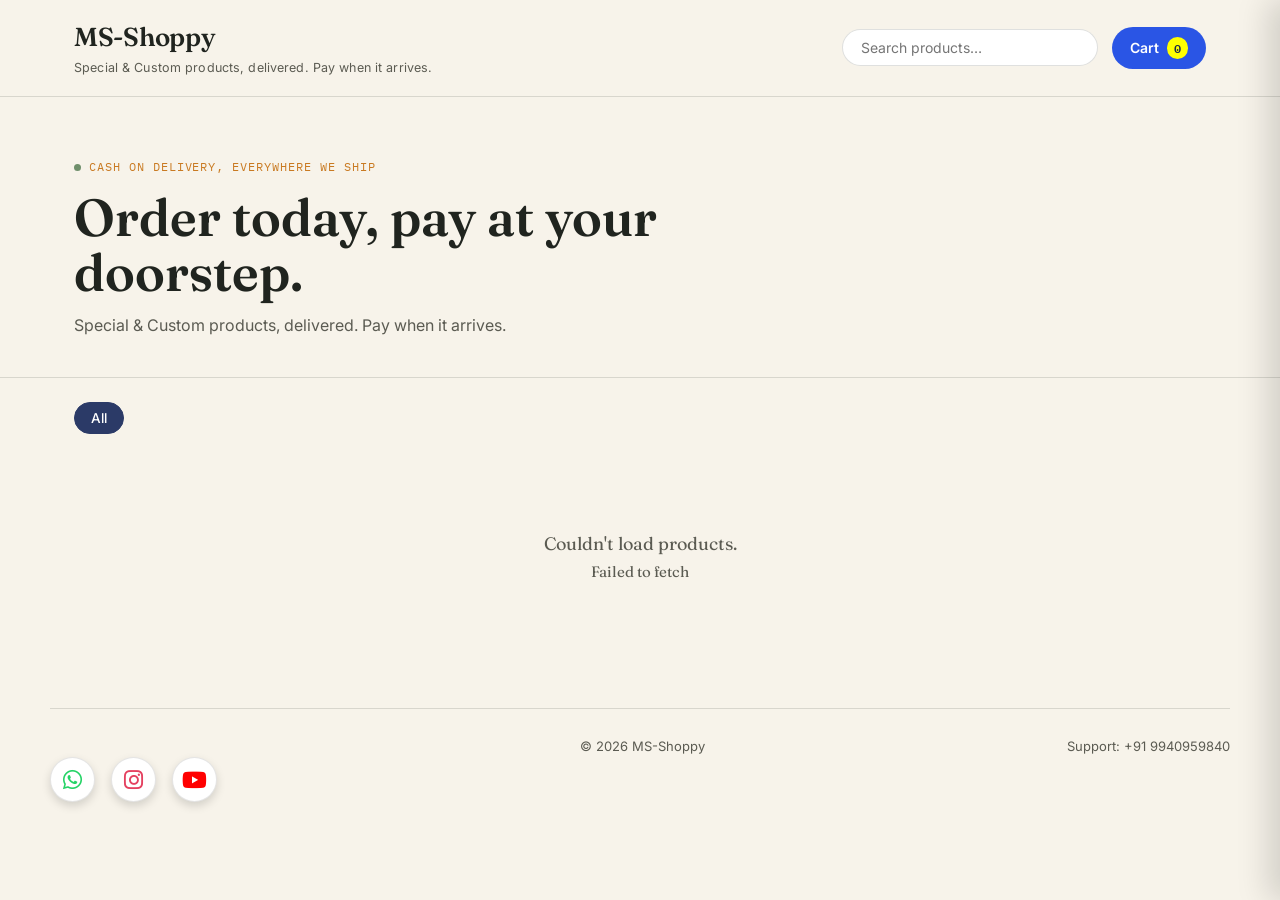
<file: index.html>
<!DOCTYPE html>
<html lang="en">
<head>
<meta charset="UTF-8">
<meta name="viewport" content="width=device-width, initial-scale=1.0">
<title>MS Shoppy</title>
<link rel="stylesheet" href="assets/css/style.css">
<link rel="stylesheet" href="https://cdnjs.cloudflare.com/ajax/libs/font-awesome/6.7.2/css/all.min.css">
</head>
<body>

<header class="site-header">
  <div class="container">
    <div class="brand">
      <span class="brand-mark" id="siteNameEl">MS Shoppy</span>
      <span class="brand-tag" id="siteTagEl">Everyday goods, delivered.</span>
    </div>
    <div class="header-actions">
      <div class="search-box">
        <input type="text" id="searchInput" placeholder="Search products…">
      </div>
      <button class="cart-button" id="openCartBtn">
        Cart <span class="cart-count" id="cartCount">0</span>
      </button>
    </div>
  </div>
</header>

<section class="hero">
  <div class="container">
    <span class="hero-eyebrow">Cash on delivery, everywhere we ship</span>
    <h1>Order today, pay at your doorstep.</h1>
    <p id="taglineEl">No card, no advance, no fuss — just tell us where to bring it.</p>
  </div>
</section>

<main class="container">
  <div class="category-row" id="categoryRow">
    <button class="chip active" data-category="all">All</button>
  </div>

  <div class="product-grid" id="productGrid">
    <div class="loading-state">Loading products…</div>
  </div>
</main>

<footer class="site-footer container">
  <div class="social-icons">
    <a href="https://wa.me/919940959840" target="_blank" aria-label="WhatsApp" class="whatsapp">
        <i class="fab fa-whatsapp"></i>
    </a>

    <a href="https://www.instagram.com/msshoppyecom?utm_source=qr&igsh=ZGlpeWw3YzUzcG15" target="_blank" aria-label="Instagram" class="instagram">
        <i class="fab fa-instagram"></i>
    </a>

    <a href="https://youtube.com/@msshoppyecom?si=6eFh8yJDC2YISSK5" target="_blank" aria-label="YouTube"  class="youtube">
        <i class="fab fa-youtube"></i>
    </a>
</div>
  <span>&copy; <span id="yearEl"></span> <span id="footerNameEl">MS Shoppy</span></span>
  <span id="supportEl"></span>
</footer>

<!-- Cart drawer -->
<div class="overlay" id="overlay"></div>
<aside class="drawer" id="cartDrawer">
  <div class="drawer-header">
    <h2>Your cart</h2>
    <button class="drawer-close" id="closeCartBtn">&times;</button>
  </div>
  <div class="drawer-body" id="cartBody"></div>
  <div class="drawer-footer" id="cartFooter" style="display:none;">
    <div class="subtotal-row">
      <span>Subtotal</span>
      <strong id="cartSubtotal">₹0</strong>
    </div>
    <button class="checkout-btn" id="checkoutBtn">Proceed to checkout</button>
  </div>
</aside>

<!-- Checkout modal -->
<div class="modal" id="checkoutModal">
  <div class="modal-card">
    <h2>Delivery details</h2>
    <p class="modal-sub">We'll use this to deliver your order and collect payment.</p>
    <div class="cod-note">💵 Pay in cash when your order arrives. No online payment needed.</div>
    <div class="form-error" id="checkoutError"></div>
    <form id="checkoutForm">
      <div class="field">
        <label for="custName">Full name</label>
        <input type="text" id="custName" required>
        <div class="field-error">Please enter your name</div>
      </div>
      <div class="field">
        <label for="custMobile">Mobile number</label>
        <input type="tel" id="custMobile" maxlength="10" placeholder="10-digit mobile number" required>
        <div class="field-error">Enter a valid 10-digit mobile number</div>
      </div>
      <div class="field">
        <label for="custAddress">Address</label>
        <textarea id="custAddress" rows="2" placeholder="House no., street, area" required></textarea>
        <div class="field-error">Please enter your delivery address</div>
      </div>
      <div class="field-row">
        <div class="field">
          <label for="custCity">City</label>
          <input type="text" id="custCity" required>
          <div class="field-error">Required</div>
        </div>
        <div class="field">
          <label for="custPincode">Pincode</label>
          <input type="text" id="custPincode" maxlength="6" required>
          <div class="field-error">Enter a valid 6-digit pincode</div>
        </div>
      </div>
      <div class="field">
        <label for="custLandmark">Landmark (optional)</label>
        <input type="text" id="custLandmark">
      </div>
      <div class="field">
        <label for="custNotes">Order notes (optional)</label>
        <input type="text" id="custNotes" placeholder="e.g. call before delivery">
      </div>
      <button type="submit" class="checkout-btn" id="placeOrderBtn">Place order — Pay on delivery</button>
    </form>
  </div>
</div>

<!-- Confirmation modal -->
<div class="modal" id="confirmModal">
  <div class="modal-card">
    <div class="receipt" id="receiptContent"></div>
  </div>
</div>

<div class="toast" id="toast"></div>

<script src="assets/js/config.js"></script>
<script src="assets/js/api.js"></script>
<script src="assets/js/store.js"></script>
</body>
</html>
</file>
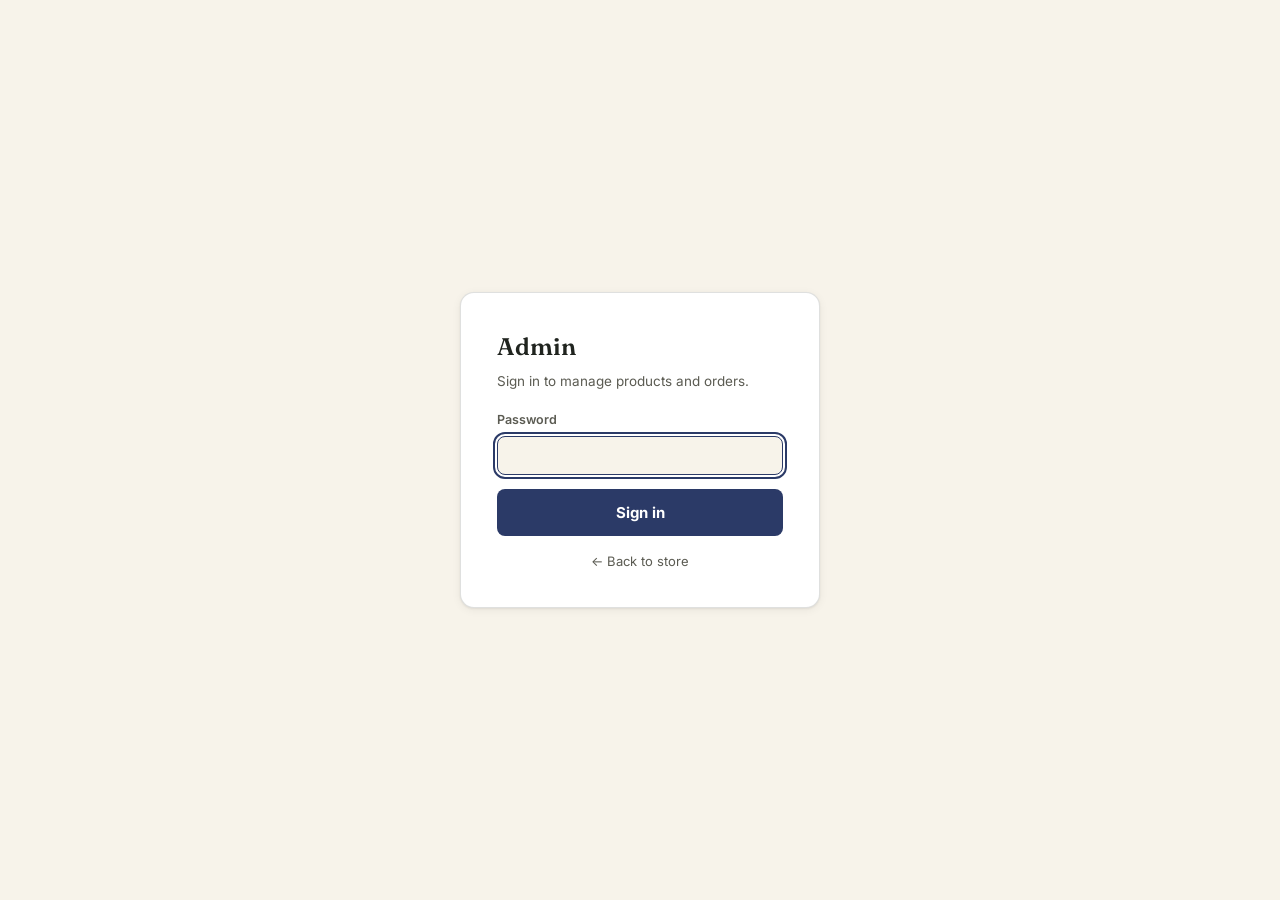
<file: admin.html>
<!DOCTYPE html>
<html lang="en">
<head>
<meta charset="UTF-8">
<meta name="viewport" content="width=device-width, initial-scale=1.0">
<title>MS-Shoppy</title>
<link rel="stylesheet" href="assets/css/style.css">
<link rel="stylesheet" href="assets/css/admin.css">
</head>
<body class="admin-body">

<!-- Login screen -->
<div class="login-screen" id="loginScreen">
  <div class="login-card">
    <span class="login-mark">Admin</span>
    <p class="login-sub">Sign in to manage products and orders.</p>
    <div class="form-error" id="loginError"></div>
    <form id="loginForm">
      <div class="field">
        <label for="adminPassword">Password</label>
        <input type="password" id="adminPassword" required autofocus>
      </div>
      <button type="submit" class="checkout-btn" id="loginBtn">Sign in</button>
    </form>
    <a class="back-link" href="index.html">&larr; Back to store</a>
  </div>
</div>

<!-- Admin dashboard -->
<div class="admin-wrap" id="adminWrap" style="display:none;">
  <header class="admin-header">
    <div class="container admin-header-inner">
      <span class="brand-mark">Admin panel</span>
      <div class="admin-header-actions">
        <a href="index.html" target="_blank" class="ghost-btn">View store</a>
        <button class="ghost-btn" id="logoutBtn">Log out</button>
      </div>
    </div>
  </header>

  <nav class="admin-tabs container">
    <button class="tab-btn active" data-tab="products">Products</button>
    <button class="tab-btn" data-tab="orders">Orders</button>
  </nav>

  <main class="container admin-main">

    <!-- Products tab -->
    <section id="tab-products" class="tab-panel active">
      <div class="panel-head">
        <h2>Products</h2>
        <button class="primary-btn" id="newProductBtn">+ Add product</button>
      </div>
      <div id="productsTableWrap">
        <div class="loading-state">Loading products…</div>
      </div>
    </section>

    <!-- Orders tab -->
    <section id="tab-orders" class="tab-panel">
      <div class="panel-head">
        <h2>Orders</h2>
        <div class="stats-row" id="orderStats"></div>
      </div>
      <div id="ordersTableWrap">
        <div class="loading-state">Loading orders…</div>
      </div>
    </section>

  </main>
</div>

<!-- Product editor modal -->
<div class="modal" id="productModal">
  <div class="modal-card">
    <h2 id="productModalTitle">Add product</h2>
    <div class="form-error" id="productError"></div>
    <form id="productForm">
      <input type="hidden" id="prodId">
      <div class="field">
        <label for="prodName">Product name</label>
        <input type="text" id="prodName" required>
      </div>
      <div class="field">
        <label for="prodDescription">Description</label>
        <textarea id="prodDescription" rows="2"></textarea>
      </div>
      <div class="field-row">
        <div class="field">
          <label for="prodPrice">Price (₹)</label>
          <input type="number" id="prodPrice" min="0" step="0.01" required>
        </div>
        <div class="field">
          <label for="prodStock">Stock quantity</label>
          <input type="number" id="prodStock" min="0" step="1" value="0" required>
        </div>
      </div>
      <div class="field">
        <label for="prodCategory">Category</label>
        <input type="text" id="prodCategory" placeholder="e.g. Snacks">
      </div>
      <div class="field">
        <label for="prodImage">Product image</label>
        <input type="file" id="prodImage" accept="image/*">
        <div id="imagePreviewWrap"></div>
      </div>
      <div class="field checkbox-field">
        <label><input type="checkbox" id="prodActive" checked> Visible in store</label>
      </div>
      <button type="submit" class="checkout-btn" id="saveProductBtn">Save product</button>
    </form>
  </div>
</div>

<div class="toast" id="toast"></div>

<script src="assets/js/config.js"></script>
<script src="assets/js/api.js"></script>
<script src="assets/js/admin.js"></script>
</body>
</html>
</file>
<file: assets/css/style.css>
@import url('https://fonts.googleapis.com/css2?family=Fraunces:opsz,wght@9..144,400;9..144,500;9..144,600;9..144,700&family=Inter:wght@400;500;600;700&family=IBM+Plex+Mono:wght@400;500&display=swap');

:root {
  --paper: #F7F3EA;
  --paper-raised: #FFFFFF;
  --ink: #20241F;
  --ink-soft: #5B5B52;
  --indigo: #2B3A67;
  --indigo-deep: #1D2947;
  --marigold: #E8963A;
  --marigold-deep: #C97A22;
  --sage: #6F8F6B;
  --terracotta: #B4532A;
  --line: rgba(32, 36, 31, 0.14);

  --font-display: 'Fraunces', serif;
  --font-body: 'Inter', sans-serif;
  --font-mono: 'IBM Plex Mono', monospace;

  --radius: 10px;
  --shadow: 0 2px 10px rgba(32, 36, 31, 0.06), 0 1px 2px rgba(32, 36, 31, 0.08);
  --shadow-lift: 0 12px 30px rgba(32, 36, 31, 0.14);
}

* { box-sizing: border-box; }

html { scroll-behavior: smooth; }

body {
  margin: 0;
  background: var(--paper);
  color: var(--ink);
  font-family: var(--font-body);
  line-height: 1.5;
  -webkit-font-smoothing: antialiased;
}

img { max-width: 100%; display: block; }

a { color: inherit; }

button {
  font-family: inherit;
  cursor: pointer;
  border: none;
}

:focus-visible {
  outline: 2px solid var(--indigo);
  outline-offset: 2px;
}

.container {
  max-width: 1180px;
  margin: 0 auto;
  padding: 0 24px;
}

/* ---------- Header ---------- */
.site-header {
  position: sticky;
  top: 0;
  z-index: 40;
  background: var(--paper);
  border-bottom: 1px solid var(--line);
}

.site-header .container {
  display: flex;
  align-items: center;
  justify-content: space-between;
  padding-top: 18px;
  padding-bottom: 18px;
  gap: 20px;
}

.brand {
  display: flex;
  flex-direction: column;
  gap: 2px;
}

.brand-mark {
  font-family: var(--font-display);
  font-size: 26px;
  font-weight: 600;
  letter-spacing: -0.01em;
}

.brand-tag {
  font-size: 12.5px;
  color: var(--ink-soft);
  letter-spacing: 0.01em;
}

.header-actions {
  display: flex;
  align-items: center;
  gap: 14px;
}

.search-box {
  display: flex;
  align-items: center;
  background: var(--paper-raised);
  border: 1px solid var(--line);
  border-radius: 999px;
  padding: 8px 16px;
  min-width: 220px;
}

.search-box input {
  border: none;
  background: transparent;
  outline: none;
  font-family: var(--font-body);
  font-size: 14px;
  width: 100%;
  color: var(--ink);
}

.cart-button {
  position: relative;
  display: flex;
  align-items: center;
  gap: 8px;
  background: #2A55E5;
  color: #fff;
  padding: 10px 18px;
  border-radius: 999px;
  font-weight: 600;
  font-size: 14px;
  transition: background 0.15s ease;
}

.cart-button:hover { background: var(--#2A55E5); }

.cart-count {
  background: #ffff00;
  color: var(--indigo-deep);
  font-family: var(--font-mono);
  font-size: 12px;
  padding: 1px 7px;
  border-radius: 999px;
  min-width: 20px;
  text-align: center;
}

/* ---------- Hero ---------- */
.hero {
  border-bottom: 1px solid var(--line);
  padding: 56px 0 40px;
}

.hero-eyebrow {
  font-family: var(--font-mono);
  font-size: 12px;
  letter-spacing: 0.08em;
  text-transform: uppercase;
  color: var(--marigold-deep);
  display: inline-flex;
  align-items: center;
  gap: 8px;
  margin-bottom: 14px;
}

.hero-eyebrow::before {
  content: '';
  width: 7px;
  height: 7px;
  border-radius: 50%;
  background: var(--sage);
  display: inline-block;
}

.hero h1 {
  font-family: var(--font-display);
  font-size: clamp(32px, 5vw, 52px);
  line-height: 1.05;
  margin: 0 0 14px;
  max-width: 720px;
  font-weight: 600;
}

.hero p {
  color: var(--ink-soft);
  font-size: 16px;
  max-width: 520px;
  margin: 0;
}

/* ---------- Category chips ---------- */
.category-row {
  display: flex;
  gap: 10px;
  flex-wrap: wrap;
  padding: 24px 0 8px;
}

.chip {
  background: var(--paper-raised);
  border: 1px solid var(--line);
  padding: 7px 16px;
  border-radius: 999px;
  font-size: 13.5px;
  font-weight: 500;
  color: var(--ink-soft);
  transition: all 0.15s ease;
}

.chip.active,
.chip:hover {
  background: var(--indigo);
  color: #fff;
  border-color: var(--indigo);
}

/* ---------- Product grid ---------- */
.product-grid {
  display: grid;
  grid-template-columns: repeat(auto-fill, minmax(230px, 1fr));
  gap: 22px;
  padding: 28px 0 64px;
}

.product-card {
  background: var(--paper-raised);
  border: 1px solid var(--line);
  border-radius: var(--radius);
  overflow: hidden;
  display: flex;
  flex-direction: column;
  transition: transform 0.18s ease, box-shadow 0.18s ease;
}

.product-card:hover {
  transform: translateY(-3px);
  box-shadow: var(--shadow-lift);
}

.product-thumb {
  aspect-ratio: 1 / 1;
  background: #EFEAE0;
  display: flex;
  align-items: center;
  justify-content: center;
  overflow: hidden;
}

.product-thumb img { width: 100%; height: 100%; object-fit: cover; }

.product-thumb .placeholder {
  font-family: var(--font-display);
  font-size: 40px;
  color: var(--ink-soft);
  opacity: 0.4;
}

.product-body {
  padding: 14px 16px 16px;
  display: flex;
  flex-direction: column;
  gap: 8px;
  flex: 1;
}

.product-category {
  font-family: var(--font-mono);
  font-size: 10.5px;
  letter-spacing: 0.06em;
  text-transform: uppercase;
  color: var(--ink-soft);
}

.product-name {
  font-family: var(--font-display);
  font-size: 17px;
  font-weight: 600;
  line-height: 1.25;
}

.product-desc {
  font-size: 13px;
  color: var(--ink-soft);
  flex: 1;
  display: -webkit-box;
  -webkit-line-clamp: 2;
  -webkit-box-orient: vertical;
  overflow: hidden;
}

.product-footer {
  display: flex;
  align-items: center;
  justify-content: space-between;
  margin-top: 4px;
}

.product-price {
  font-family: var(--font-mono);
  font-weight: 600;
  font-size: 15.5px;
}

.add-btn {
  background: var(--indigo);
  color: #fff;
  padding: 8px 14px;
  border-radius: 8px;
  font-size: 13px;
  font-weight: 600;
}

.add-btn:hover { background: var(--indigo-deep); }

.add-btn:disabled {
  background: #C9C4B8;
  cursor: not-allowed;
}

.stock-flag {
  font-family: var(--font-mono);
  font-size: 11px;
  color: var(--terracotta);
}

.empty-state, .loading-state {
  text-align: center;
  padding: 60px 20px;
  color: var(--ink-soft);
  font-family: var(--font-display);
  font-size: 18px;
  grid-column: 1 / -1;
}

/* ---------- Cart drawer ---------- */
.overlay {
  position: fixed;
  inset: 0;
  background: rgba(29, 27, 22, 0.42);
  opacity: 0;
  pointer-events: none;
  transition: opacity 0.2s ease;
  z-index: 50;
}

.overlay.open { opacity: 1; pointer-events: auto; }

.drawer {
  position: fixed;
  top: 0;
  right: 0;
  height: 100%;
  width: min(420px, 100%);
  background: var(--paper);
  transform: translateX(100%);
  transition: transform 0.25s ease;
  z-index: 51;
  display: flex;
  flex-direction: column;
  box-shadow: -12px 0 30px rgba(0,0,0,0.15);
}

.drawer.open { transform: translateX(0); }

.drawer-header {
  padding: 22px 24px;
  border-bottom: 1px solid var(--line);
  display: flex;
  align-items: center;
  justify-content: space-between;
}

.drawer-header h2 {
  font-family: var(--font-display);
  font-size: 20px;
  margin: 0;
}

.drawer-close {
  background: none;
  font-size: 22px;
  color: var(--ink-soft);
  line-height: 1;
}

.drawer-body {
  flex: 1;
  overflow-y: auto;
  padding: 16px 24px;
}

.cart-item {
  display: flex;
  gap: 12px;
  padding: 14px 0;
  border-bottom: 1px solid var(--line);
}

.cart-item img {
  width: 56px;
  height: 56px;
  border-radius: 8px;
  object-fit: cover;
  background: #EFEAE0;
}

.cart-item-info { flex: 1; }

.cart-item-name { font-weight: 600; font-size: 14px; margin-bottom: 2px; }

.cart-item-price { font-family: var(--font-mono); font-size: 12.5px; color: var(--ink-soft); }

.qty-control {
  display: flex;
  align-items: center;
  gap: 10px;
  margin-top: 8px;
}

.qty-control button {
  width: 24px;
  height: 24px;
  border-radius: 6px;
  background: var(--paper-raised);
  border: 1px solid var(--line);
  font-size: 14px;
  display: flex;
  align-items: center;
  justify-content: center;
}

.qty-control span { font-family: var(--font-mono); font-size: 13px; min-width: 16px; text-align: center; }

.remove-link {
  background: none;
  color: var(--terracotta);
  font-size: 12px;
  text-decoration: underline;
  margin-left: auto;
  align-self: center;
}

.drawer-footer {
  border-top: 1px solid var(--line);
  padding: 18px 24px 24px;
}

.subtotal-row {
  display: flex;
  justify-content: space-between;
  font-size: 15px;
  margin-bottom: 14px;
}

.subtotal-row strong { font-family: var(--font-mono); font-size: 17px; }

.checkout-btn {
  width: 100%;
  background: var(--indigo);
  color: #fff;
  padding: 14px;
  border-radius: 8px;
  font-weight: 700;
  font-size: 15px;
}

.checkout-btn:hover { background: var(--indigo-deep); }

.checkout-btn:disabled { background: #C9C4B8; cursor: not-allowed; }

.empty-cart {
  text-align: center;
  padding: 60px 10px;
  color: var(--ink-soft);
}

/* ---------- Modal (checkout / confirmation) ---------- */
.modal {
  position: fixed;
  inset: 0;
  z-index: 60;
  display: flex;
  align-items: center;
  justify-content: center;
  padding: 20px;
  background: rgba(29, 27, 22, 0.5);
  opacity: 0;
  pointer-events: none;
  transition: opacity 0.2s ease;
}

.modal.open { opacity: 1; pointer-events: auto; }

.modal-card {
  background: var(--paper-raised);
  border-radius: 14px;
  max-width: 480px;
  width: 100%;
  max-height: 88vh;
  overflow-y: auto;
  padding: 28px;
  transform: translateY(10px);
  transition: transform 0.2s ease;
}

.modal.open .modal-card { transform: translateY(0); }

.modal-card h2 {
  font-family: var(--font-display);
  font-size: 22px;
  margin: 0 0 4px;
}

.modal-sub {
  color: var(--ink-soft);
  font-size: 13.5px;
  margin: 0 0 20px;
}

.field {
  margin-bottom: 14px;
}

.field label {
  display: block;
  font-size: 12.5px;
  font-weight: 600;
  margin-bottom: 6px;
  color: var(--ink-soft);
}

.field input,
.field textarea,
.field select {
  width: 100%;
  padding: 10px 12px;
  border: 1px solid var(--line);
  border-radius: 8px;
  font-family: var(--font-body);
  font-size: 14px;
  background: var(--paper);
  color: var(--ink);
}

.field input:focus,
.field textarea:focus,
.field select:focus {
  border-color: var(--indigo);
}

.field-row { display: flex; gap: 12px; }
.field-row .field { flex: 1; }

.field-error {
  color: var(--terracotta);
  font-size: 12px;
  margin-top: 4px;
  display: none;
}

.field.invalid input,
.field.invalid textarea { border-color: var(--terracotta); }

.field.invalid .field-error { display: block; }

.cod-note {
  background: #EFF3EC;
  border: 1px solid rgba(111, 143, 107, 0.35);
  color: #3E5A3B;
  font-size: 12.5px;
  padding: 10px 12px;
  border-radius: 8px;
  margin-bottom: 16px;
}

.form-error {
  color: var(--terracotta);
  font-size: 13px;
  margin-bottom: 12px;
  display: none;
}

.form-error.show { display: block; }

/* ---------- Receipt / confirmation ---------- */
.receipt {
  background: var(--paper);
  border-radius: 10px;
  padding: 22px 20px;
  position: relative;
  font-family: var(--font-mono);
}

.receipt::before,
.receipt::after {
  content: '';
  position: absolute;
  left: 0; right: 0;
  height: 10px;
  background-image: radial-gradient(circle, var(--paper-raised) 5px, transparent 5.5px);
  background-size: 16px 16px;
  background-repeat: repeat-x;
}

.receipt::before { top: -6px; }
.receipt::after { bottom: -6px; transform: rotate(180deg); }

.receipt-head {
  text-align: center;
  margin-bottom: 14px;
}

.receipt-head .stamp {
  display: inline-block;
  border: 2px solid var(--sage);
  color: var(--sage);
  font-weight: 700;
  font-size: 12px;
  letter-spacing: 0.08em;
  padding: 4px 10px;
  border-radius: 4px;
  transform: rotate(-2deg);
  margin-bottom: 8px;
}

.receipt-head .order-id { font-size: 19px; font-weight: 600; }

.receipt-divider {
  border-top: 1px dashed var(--line);
  margin: 14px 0;
}

.receipt-row {
  display: flex;
  justify-content: space-between;
  font-size: 13px;
  margin-bottom: 6px;
}

.receipt-row.total { font-weight: 700; font-size: 14.5px; }

.receipt-note {
  font-family: var(--font-body);
  font-size: 12.5px;
  color: var(--ink-soft);
  text-align: center;
  margin-top: 14px;
}

.continue-btn {
  width: 100%;
  margin-top: 20px;
  background: var(--indigo);
  color: #fff;
  padding: 12px;
  border-radius: 8px;
  font-weight: 700;
  font-family: var(--font-body);
}

/* ---------- Footer ---------- */
.site-footer {
  border-top: 1px solid var(--line);
  padding: 28px 0;
  color: var(--ink-soft);
  font-size: 13px;
  display: flex;
  justify-content: space-between;
  flex-wrap: wrap;
  gap: 10px;
}

.site-footer a { color: var(--ink-soft); }
.social-icons{
    display:flex;
    justify-content:center;
    align-items:center;
    gap:18px;
    margin-top:20px;
}
.site-footer .social-icons{
    display:flex;
    align-items:center;
    justify-content:center;
    gap:16px;
}

.site-footer .social-icons a{
    width:45px;
    height:45px;
    display:flex;
    align-items:center;
    justify-content:center;
    border-radius:50%;
    text-decoration:none;
    background:#fff;
    font-size:22px;
    border:1px solid rgba(0,0,0,.1);
    box-shadow:0 4px 10px rgba(0,0,0,.15);
    transition:all .3s ease;
}

/* Brand colors */
.site-footer .social-icons .whatsapp{
    color:#25D366;
}

.site-footer .social-icons .instagram{
    color:#E4405F;
}

.site-footer .social-icons .youtube{
    color:#FF0000;
}

/* Hover */
.site-footer .social-icons .whatsapp:hover{
    background:#25D366;
    color:#fff;
    transform:translateY(-4px);
}

.site-footer .social-icons .instagram:hover{
    background:#E4405F;
    color:#fff;
    transform:translateY(-4px);
}

.site-footer .social-icons .youtube:hover{
    background:#FF0000;
    color:#fff;
    transform:translateY(-4px);
}

/* ---------- Toast ---------- */
.toast {
  position: fixed;
  bottom: 24px;
  left: 50%;
  transform: translateX(-50%) translateY(20px);
  background: var(--ink);
  color: var(--paper);
  padding: 12px 20px;
  border-radius: 8px;
  font-size: 13.5px;
  opacity: 0;
  pointer-events: none;
  transition: all 0.25s ease;
  z-index: 70;
}

.toast.show { opacity: 1; transform: translateX(-50%) translateY(0); }

@media (max-width: 640px) {
  .search-box { display: none; }
  .site-header .container { gap: 10px; }
}
</file>
<file: assets/css/admin.css>
.admin-body { background: var(--paper); }

/* ---------- Login ---------- */
.login-screen {
  min-height: 100vh;
  display: flex;
  align-items: center;
  justify-content: center;
  padding: 20px;
}

.login-card {
  background: var(--paper-raised);
  border: 1px solid var(--line);
  border-radius: 14px;
  padding: 36px;
  max-width: 360px;
  width: 100%;
  box-shadow: var(--shadow);
}

.login-mark {
  font-family: var(--font-display);
  font-size: 24px;
  font-weight: 600;
}

.login-sub {
  color: var(--ink-soft);
  font-size: 13.5px;
  margin: 6px 0 20px;
}

.back-link {
  display: block;
  text-align: center;
  margin-top: 16px;
  font-size: 13px;
  color: var(--ink-soft);
  text-decoration: none;
}

/* ---------- Admin shell ---------- */
.admin-header {
  border-bottom: 1px solid var(--line);
  background: var(--paper-raised);
}

.admin-header-inner {
  display: flex;
  align-items: center;
  justify-content: space-between;
  padding: 16px 24px;
}

.admin-header-actions { display: flex; gap: 10px; }

.ghost-btn {
  background: transparent;
  border: 1px solid var(--line);
  padding: 8px 14px;
  border-radius: 8px;
  font-size: 13px;
  font-weight: 600;
  text-decoration: none;
  color: var(--ink);
}

.ghost-btn:hover { border-color: var(--indigo); color: var(--indigo); }

.admin-tabs {
  display: flex;
  gap: 6px;
  padding-top: 18px;
}

.tab-btn {
  background: transparent;
  padding: 10px 18px;
  border-radius: 8px 8px 0 0;
  font-weight: 600;
  font-size: 14px;
  color: var(--ink-soft);
}

.tab-btn.active {
  background: var(--paper-raised);
  color: var(--indigo);
  border: 1px solid var(--line);
  border-bottom-color: var(--paper-raised);
  margin-bottom: -1px;
}

.admin-main {
  padding: 24px;
  background: var(--paper-raised);
  border: 1px solid var(--line);
  border-radius: 0 10px 10px 10px;
  margin-top: -1px;
  min-height: 60vh;
}

.tab-panel { display: none; }
.tab-panel.active { display: block; }

.panel-head {
  display: flex;
  align-items: center;
  justify-content: space-between;
  margin-bottom: 20px;
  flex-wrap: wrap;
  gap: 12px;
}

.panel-head h2 {
  font-family: var(--font-display);
  font-size: 22px;
  margin: 0;
}

.primary-btn {
  background: var(--indigo);
  color: #fff;
  padding: 10px 18px;
  border-radius: 8px;
  font-weight: 600;
  font-size: 13.5px;
}

.primary-btn:hover { background: var(--indigo-deep); }

.stats-row { display: flex; gap: 10px; flex-wrap: wrap; }

.stat-pill {
  background: var(--paper);
  border: 1px solid var(--line);
  padding: 6px 14px;
  border-radius: 999px;
  font-size: 12.5px;
  font-family: var(--font-mono);
}

/* ---------- Tables ---------- */
.data-table {
  width: 100%;
  border-collapse: collapse;
  font-size: 13.5px;
}

.data-table th {
  text-align: left;
  font-size: 11.5px;
  text-transform: uppercase;
  letter-spacing: 0.05em;
  color: var(--ink-soft);
  padding: 10px 12px;
  border-bottom: 1px solid var(--line);
}

.data-table td {
  padding: 12px;
  border-bottom: 1px solid var(--line);
  vertical-align: middle;
}

.data-table tr:last-child td { border-bottom: none; }

.table-thumb {
  width: 42px;
  height: 42px;
  border-radius: 6px;
  object-fit: cover;
  background: #EFEAE0;
}

.table-actions { display: flex; gap: 8px; }

.icon-btn {
  background: var(--paper);
  border: 1px solid var(--line);
  padding: 6px 12px;
  border-radius: 6px;
  font-size: 12px;
  font-weight: 600;
}

.icon-btn:hover { border-color: var(--indigo); color: var(--indigo); }

.icon-btn.danger:hover { border-color: var(--terracotta); color: var(--terracotta); }

.badge {
  display: inline-block;
  padding: 3px 10px;
  border-radius: 999px;
  font-size: 11.5px;
  font-weight: 600;
  font-family: var(--font-mono);
}

.badge.active { background: rgba(111,143,107,0.15); color: var(--sage); }
.badge.inactive { background: rgba(180,83,42,0.12); color: var(--terracotta); }

.status-select {
  padding: 6px 10px;
  border-radius: 6px;
  border: 1px solid var(--line);
  font-size: 12.5px;
  font-family: var(--font-body);
  background: var(--paper);
}

.status-select.Pending { color: var(--marigold-deep); }
.status-select.Confirmed { color: var(--indigo); }
.status-select.Delivered { color: var(--sage); }
.status-select.Cancelled { color: var(--terracotta); }

.order-items-cell {
  font-size: 12px;
  color: var(--ink-soft);
  max-width: 220px;
}

.checkbox-field label {
  display: flex;
  align-items: center;
  gap: 8px;
  font-weight: 500;
  color: var(--ink);
}

.checkbox-field input { width: auto; }

#imagePreviewWrap { margin-top: 10px; }

#imagePreviewWrap img {
  width: 90px;
  height: 90px;
  object-fit: cover;
  border-radius: 8px;
  border: 1px solid var(--line);
}

@media (max-width: 720px) {
  .data-table { display: block; overflow-x: auto; white-space: nowrap; }
}
</file>
